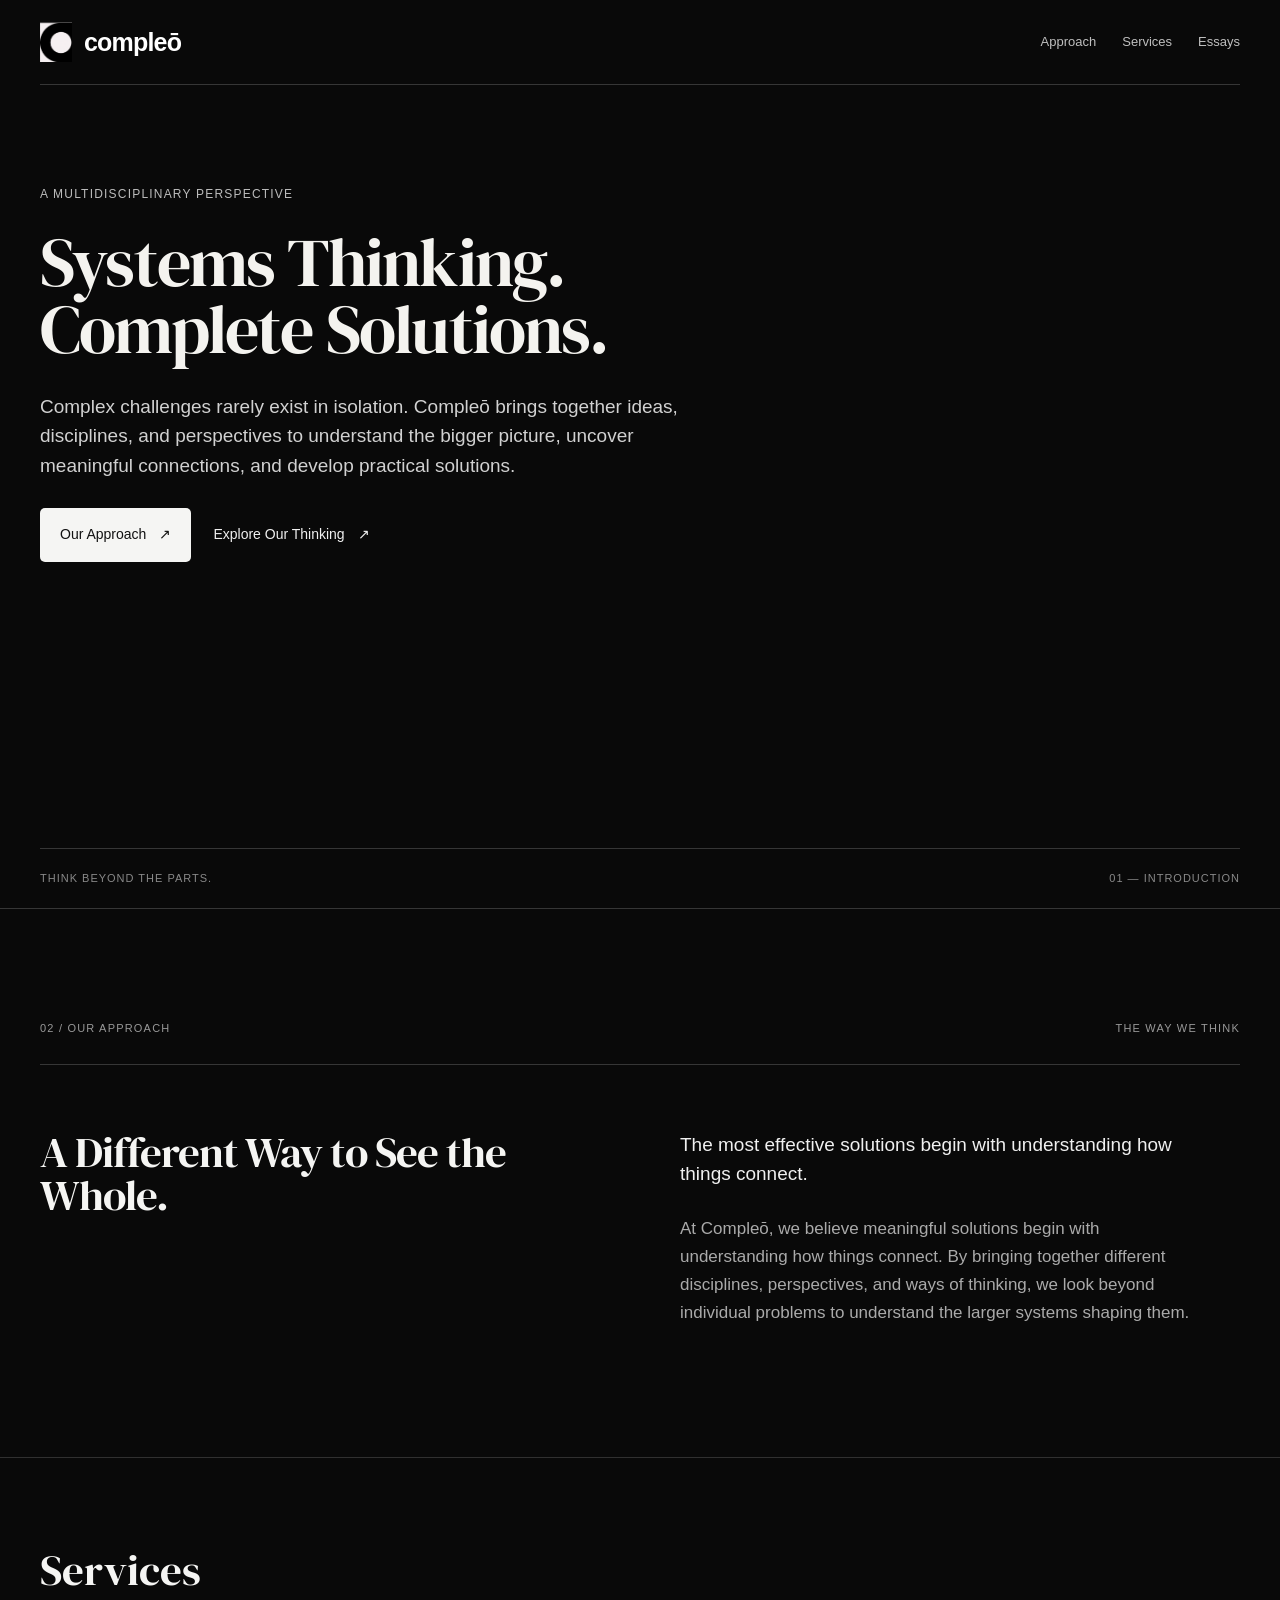
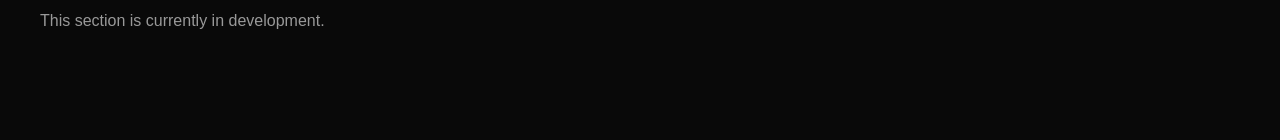
<file: index.html>
<!DOCTYPE html>
<html lang="en">
<head>
  <meta charset="UTF-8">
  <meta name="viewport" content="width=device-width, initial-scale=1.0">

  <title>compleō | Systems Thinking. Complete Solutions.</title>

  <link rel="preconnect" href="https://fonts.googleapis.com">
  <link rel="preconnect" href="https://fonts.gstatic.com" crossorigin>
  <link href="https://fonts.googleapis.com/css2?family=DM+Serif+Display&display=swap" rel="stylesheet">

  <style>
    /* GLOBAL */

    * {
      box-sizing: border-box;
    }

    html {
      scroll-behavior: smooth;
    }

    body {
      margin: 0;
      background: #090909;
      color: #f5f5f3;
      font-family: Aptos, "Segoe UI", Arial, sans-serif;
      line-height: 1.7;
    }

    a {
      color: inherit;
      text-decoration: none;
    }

    .container {
      width: min(100% - 48px, 1200px);
      margin-inline: auto;
    }

    /* HEADER */

    .site-header {
      display: flex;
      justify-content: space-between;
      align-items: center;
      padding: 22px 0;
      border-bottom: 1px solid #363636;
    }

    .logo {
      display: inline-flex;
      align-items: center;
      gap: 12px;
      color: #fff;
      font-family: Aptos, "Segoe UI", Arial, sans-serif;
      font-size: 25px;
      font-weight: 700;
      letter-spacing: -0.8px;
      line-height: 1.2;
    }

    .logo-mark {
      display: block;
      height: 40px;
      width: auto;
      flex-shrink: 0;
    }

    .main-nav {
      display: flex;
      align-items: center;
      gap: 26px;
    }

    .main-nav a {
      color: #bfbfbf;
      font-size: 13px;
      transition: color .2s ease;
    }

    .main-nav a:hover,
    .main-nav a:focus-visible {
      color: #fff;
    }

    /* HERO */

    .hero {
      min-height: calc(100svh - 77px);
      background: #090909;
      display: flex;
      flex-direction: column;
      justify-content: space-between;
    }

    .hero-content {
      max-width: 850px;
      padding-top: clamp(65px, 11vh, 130px);
      padding-bottom: 75px;
    }

    .eyebrow {
      margin: 0 0 26px;
      color: #bcbcbc;
      font-size: 12px;
      font-weight: 500;
      letter-spacing: 1.2px;
      text-transform: uppercase;
    }

    .hero h1 {
      margin: 0 0 28px;
      color: #f4f3ef;
      font-family: "DM Serif Display", Georgia, serif;
      font-size: 68px;
      font-weight: 400;
      line-height: .98;
      letter-spacing: -1.8px;
    }

    .hero-description {
      max-width: 650px;
      margin: 0;
      color: #d1d1d1;
      font-size: 19px;
      line-height: 1.55;
    }

    /* HERO BUTTONS */

    .hero-actions {
      display: flex;
      align-items: center;
      flex-wrap: wrap;
      gap: 22px;
      margin-top: 28px;
    }

    .primary-button {
      display: inline-flex;
      align-items: center;
      gap: 13px;
      padding: 15px 20px;
      border-radius: 5px;
      background: #f5f5f3;
      color: #111;
      font-size: 14px;
      font-weight: 500;
      transition: background .2s ease;
    }

    .primary-button:hover {
      background: #d9d9d9;
    }

    .secondary-button {
      display: inline-flex;
      align-items: center;
      gap: 13px;
      padding: 12px 0;
      color: #f0f0f0;
      font-size: 14px;
    }

    .secondary-button:hover {
      color: #bcbcbc;
    }

    /* HERO FOOTER */

    .hero-footer {
      display: flex;
      align-items: center;
      justify-content: space-between;
      gap: 16px;
      padding: 20px 0;
      border-top: 1px solid #363636;
    }

    .hero-footer span {
      color: #898989;
      font-size: 11px;
      letter-spacing: 1px;
      text-transform: uppercase;
    }

    /* APPROACH */

    .approach-section {
      border-top: 1px solid #363636;
      padding: 110px 0 130px;
      background: #090909;
    }

    .section-heading {
      display: flex;
      justify-content: space-between;
      align-items: center;
      gap: 20px;
      padding-bottom: 26px;
      border-bottom: 1px solid #363636;
    }

    .section-label {
      margin: 0;
      color: #999;
      font-size: 11px;
      letter-spacing: 1.2px;
      text-transform: uppercase;
    }

    .approach-grid {
      display: grid;
      grid-template-columns: 1fr 1fr;
      align-items: start;
      gap: 80px;
      padding-top: 65px;
    }

    .approach-title {
      max-width: 480px;
      margin: 0;
      font-family: "DM Serif Display", Georgia, serif;
      font-size: 43px;
      font-weight: 400;
      line-height: 1;
      letter-spacing: -1px;
    }

    .approach-content {
      max-width: 520px;
    }

    .approach-lead {
      margin: 0 0 26px;
      color: #f0f0f0;
      font-size: 19px;
      font-weight: 500;
      line-height: 1.55;
    }

    .approach-description {
      margin: 0;
      color: #aaa;
      font-size: 17px;
      line-height: 1.65;
    }

    /* SERVICES PLACEHOLDER */

    .future-section {
      border-top: 1px solid #303030;
      padding: 90px 0;
      background: #090909;
    }

    .future-section h2 {
      margin: 0 0 16px;
      font-family: "DM Serif Display", Georgia, serif;
      font-size: 43px;
      font-weight: 400;
      line-height: 1;
    }

    .future-section p {
      color: #999;
      font-size: 16px;
      line-height: 1.7;
    }

    /* RESPONSIVE */

    @media (max-width: 950px) {
      .hero h1 {
        font-size: 58px;
      }
    }

    @media (max-width: 800px) {
      .approach-grid {
        grid-template-columns: 1fr;
        gap: 35px;
        padding-top: 45px;
      }

      .approach-section {
        padding: 75px 0 90px;
      }
    }

    @media (max-width: 650px) {
      .container {
        width: min(100% - 32px, 1200px);
      }

      .site-header {
        flex-direction: column;
        align-items: flex-start;
        gap: 18px;
      }

      .main-nav {
        gap: 22px;
      }

      .hero-content {
        padding-top: 75px;
      }

      .hero h1 {
        font-size: 45px;
        line-height: 1;
      }

      .hero-description {
        font-size: 17px;
      }

      .hero-actions {
        gap: 16px;
      }

      .hero-footer {
        flex-direction: column;
        align-items: flex-start;
      }

      .approach-title {
        font-size: 36px;
      }

      .approach-lead {
        font-size: 19px;
      }

      .approach-description {
        font-size: 16px;
      }

      .section-heading {
        flex-direction: column;
        align-items: flex-start;
        gap: 10px;
      }
    }

    @media (max-width: 420px) {
      .hero h1 {
        font-size: clamp(34px, 10vw, 45px);
      }
    }

    @media (prefers-reduced-motion: reduce) {
      html {
        scroll-behavior: auto;
      }
    }
  </style>
</head>

<body>

  <!-- HEADER -->

  <header class="site-header container">

    <a href="index.html" class="logo">

      <img
        src="images/Minimalist%20Black%20Crescent%20Logo.png"
        alt=""
        class="logo-mark"
      >

      <span>compleō</span>
    </a>

    <nav class="main-nav" aria-label="Main navigation">
      <a href="#approach">Approach</a>
      <a href="#services">Services</a>
      <a href="blog/index.html">Essays</a>
    </nav>

  </header>

  <main>

    <!-- SECTION 1: HERO -->

    <section class="hero container">

      <div class="hero-content">

        <p class="eyebrow">
          A Multidisciplinary Perspective
        </p>

        <h1>
          Systems Thinking.<br>
          Complete Solutions.
        </h1>

        <p class="hero-description">
          Complex challenges rarely exist in isolation.
          Compleō brings together ideas, disciplines, and
          perspectives to understand the bigger picture,
          uncover meaningful connections, and develop
          practical solutions.
        </p>

        <div class="hero-actions">

          <a href="#approach" class="primary-button">
            Our Approach
            <span aria-hidden="true">↗</span>
          </a>

          <a href="blog/index.html" class="secondary-button">
            Explore Our Thinking
            <span aria-hidden="true">↗</span>
          </a>

        </div>

      </div>

      <div class="hero-footer">
        <span>Think Beyond the Parts.</span>
        <span>01 — Introduction</span>
      </div>

    </section>

    <!-- SECTION 2: OUR APPROACH -->

    <section id="approach" class="approach-section">

      <div class="container">

        <div class="section-heading">
          <p class="section-label">02 / Our Approach</p>
          <p class="section-label">The Way We Think</p>
        </div>

        <div class="approach-grid">

          <div>
            <h2 class="approach-title">
              A Different Way to
              See the Whole.
            </h2>
          </div>

          <div class="approach-content">

            <p class="approach-lead">
              The most effective solutions begin
              with understanding how things connect.
            </p>

            <p class="approach-description">
              At Compleō, we believe meaningful
              solutions begin with understanding
              how things connect. By bringing
              together different disciplines,
              perspectives, and ways of thinking,
              we look beyond individual problems
              to understand the larger systems
              shaping them.
            </p>

          </div>

        </div>

      </div>

    </section>

    <!-- SECTION 3: SERVICES -->

    <section id="services" class="future-section">

      <div class="container">
        <h2>Services</h2>
        <p>This section is currently in development.</p>
      </div>

    </section>

  </main>

</body>
</html>
</file>
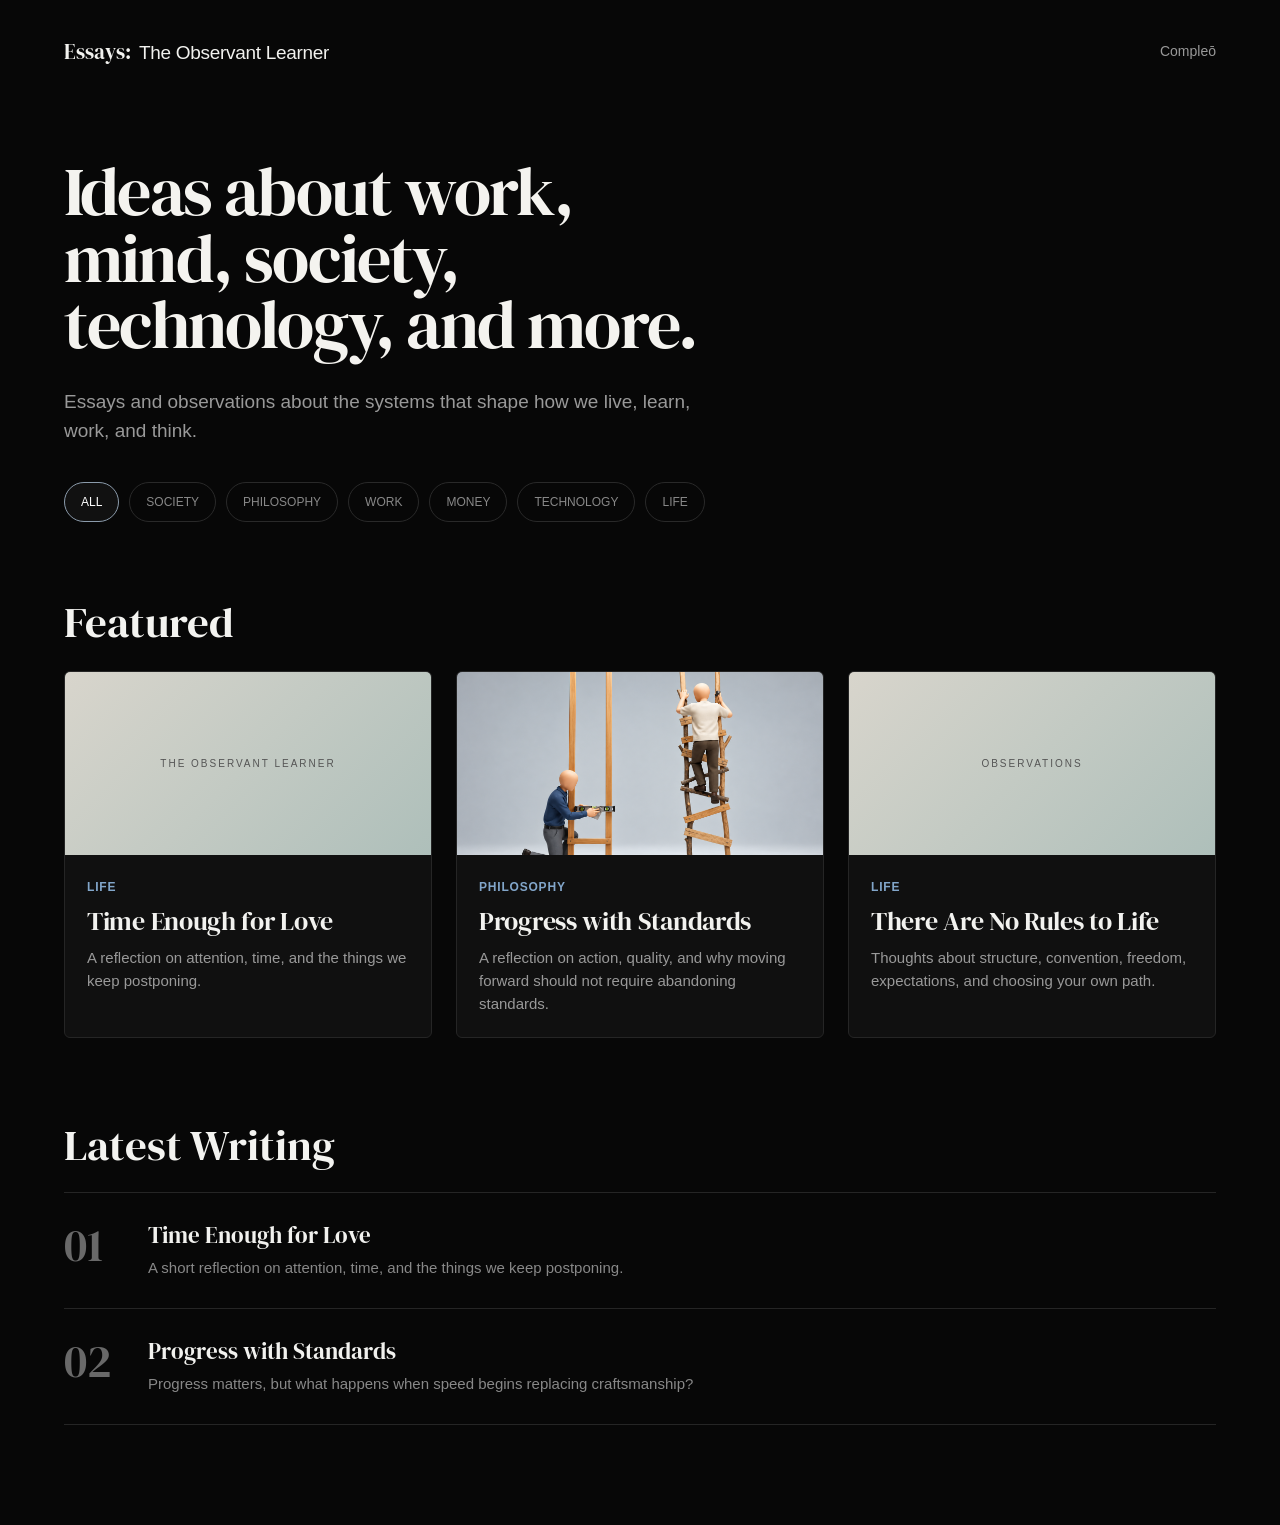
<file: blog/index.html>
<!DOCTYPE html>
<html lang="en">

<head>
  <meta charset="UTF-8">
  <meta name="viewport" content="width=device-width, initial-scale=1.0">

  <title>Essays: The Observant Learner | compleō</title>

  <link rel="stylesheet" href="style.css">

  <style>
    /* BLOG TITLE TYPOGRAPHY */

    .site-header .logo {
      display: inline-flex;
      align-items: baseline;
      flex-wrap: wrap;
      column-gap: 8px;
      text-decoration: none;
    }

    .logo-serif {
      font-family: "DM Serif Display", Georgia, serif;
      font-size: 21px;
      font-weight: 400;
    }

    .logo-aptos {
      font-family: Aptos, "Segoe UI", Arial, sans-serif;
      font-size: 19px;
      font-weight: 400;
      letter-spacing: -0.3px;
    }

    /* NAVIGATION */

    .main-nav {
      display: flex;
      align-items: center;
      gap: 32px;
    }

    .main-nav a {
      display: inline-flex;
      align-items: center;
      min-height: 40px;
    }

    @media (max-width: 650px) {
      .main-nav {
        flex-wrap: wrap;
        gap: 24px;
      }

      .site-header .logo {
        column-gap: 7px;
      }

      .logo-aptos {
        font-size: 17px;
      }
    }
  </style>

</head>

<body>

  <!-- BLOG HEADER -->

  <header class="site-header">

    <a href="index.html" class="logo">
      <span class="logo-serif">Essays:</span>
      <span class="logo-aptos">The Observant Learner</span>
    </a>

    <nav class="main-nav" aria-label="Blog navigation">
      <a href="../index.html">Compleō</a>
    </nav>

  </header>

  <main class="blog-home">

    <!-- INTRODUCTION -->

    <section class="home-hero">

      <h1>
        Ideas about work,<br>
        mind, society,<br>
        technology, and more.
      </h1>

      <p class="home-hero-text">
        Essays and observations about the systems
        that shape how we live, learn, work, and think.
      </p>

      <!-- CATEGORY FILTERS -->

      <div
        id="browse-essays"
        class="category-filter"
        role="group"
        aria-label="Filter essays by category"
      >

        <button
          type="button"
          class="filter-button active"
          data-category="all"
          aria-pressed="true"
        >All</button>

        <button
          type="button"
          class="filter-button"
          data-category="society"
          aria-pressed="false"
        >Society</button>

        <button
          type="button"
          class="filter-button"
          data-category="philosophy"
          aria-pressed="false"
        >Philosophy</button>

        <button
          type="button"
          class="filter-button"
          data-category="work"
          aria-pressed="false"
        >Work</button>

        <button
          type="button"
          class="filter-button"
          data-category="money"
          aria-pressed="false"
        >Money</button>

        <button
          type="button"
          class="filter-button"
          data-category="technology"
          aria-pressed="false"
        >Technology</button>

        <button
          type="button"
          class="filter-button"
          data-category="life"
          aria-pressed="false"
        >Life</button>

      </div>

    </section>

    <!-- FEATURED ARTICLES -->

    <section class="home-featured">

      <div class="home-section-title">
        <h2>Featured</h2>
      </div>

      <div class="home-card-grid" id="essay-results">

        <!-- ARTICLE 1 -->

        <article class="home-card" data-category="life">

          <a href="../posts/time-enough-for-love.html">

            <div class="home-card-image placeholder-image">
              <span>THE OBSERVANT LEARNER</span>
            </div>

            <div class="home-card-content">

              <p class="essay-category">Life</p>

              <h3>Time Enough for Love</h3>

              <p>
                A reflection on attention, time,
                and the things we keep postponing.
              </p>

            </div>

          </a>

        </article>

        <!-- ARTICLE 2 -->

        <article class="home-card" data-category="philosophy">

          <a href="../posts/progress-with-standards.html">

            <div class="home-card-image">

              <img
                src="../images/Perfectionist vs. Action Taker Ladders.png"
                alt="Illustration comparing a carefully built ladder with an improvised ladder"
              >

            </div>

            <div class="home-card-content">

              <p class="essay-category">Philosophy</p>

              <h3>Progress with Standards</h3>

              <p>
                A reflection on action, quality,
                and why moving forward should not
                require abandoning standards.
              </p>

            </div>

          </a>

        </article>

        <!-- ARTICLE 3: PLANNED -->

        <article class="home-card" data-category="life">

          <div class="home-card-static">

            <div class="home-card-image placeholder-image">
              <span>OBSERVATIONS</span>
            </div>

            <div class="home-card-content">

              <p class="essay-category">Life</p>

              <h3>There Are No Rules to Life</h3>

              <p>
                Thoughts about structure,
                convention, freedom, expectations,
                and choosing your own path.
              </p>

            </div>

          </div>

        </article>

      </div>

      <p
        id="filter-empty"
        class="filter-empty"
        role="status"
        hidden
      >
        There are no essays in this category yet.
      </p>

    </section>

    <!-- LATEST WRITING -->

    <section class="home-latest">

      <h2>Latest Writing</h2>

      <a
        href="../posts/time-enough-for-love.html"
        class="latest-item"
      >

        <span class="latest-number">01</span>

        <div class="latest-content">

          <h3>Time Enough for Love</h3>

          <p>
            A short reflection on attention,
            time, and the things we keep postponing.
          </p>

        </div>

      </a>

      <a
        href="../posts/progress-with-standards.html"
        class="latest-item"
      >

        <span class="latest-number">02</span>

        <div class="latest-content">

          <h3>Progress with Standards</h3>

          <p>
            Progress matters, but what happens
            when speed begins replacing craftsmanship?
          </p>

        </div>

      </a>

    </section>

  </main>

  <!-- CATEGORY FILTER FUNCTIONALITY -->

  <script>

    const filterButtons =
      document.querySelectorAll(".filter-button");

    const essayCards =
      document.querySelectorAll(".home-card[data-category]");

    const emptyMessage =
      document.getElementById("filter-empty");

    filterButtons.forEach(button => {

      button.addEventListener("click", () => {

        const selectedCategory = button.dataset.category;

        filterButtons.forEach(item => {

          const isActive = item === button;

          item.classList.toggle("active", isActive);

          item.setAttribute(
            "aria-pressed",
            String(isActive)
          );

        });

        let visibleCount = 0;

        essayCards.forEach(card => {

          const matches =
            selectedCategory === "all" ||
            card.dataset.category === selectedCategory;

          card.hidden = !matches;

          if (matches) {
            visibleCount++;
          }

        });

        emptyMessage.hidden = visibleCount !== 0;

      });

    });

  </script>

</body>
</html>
</file>
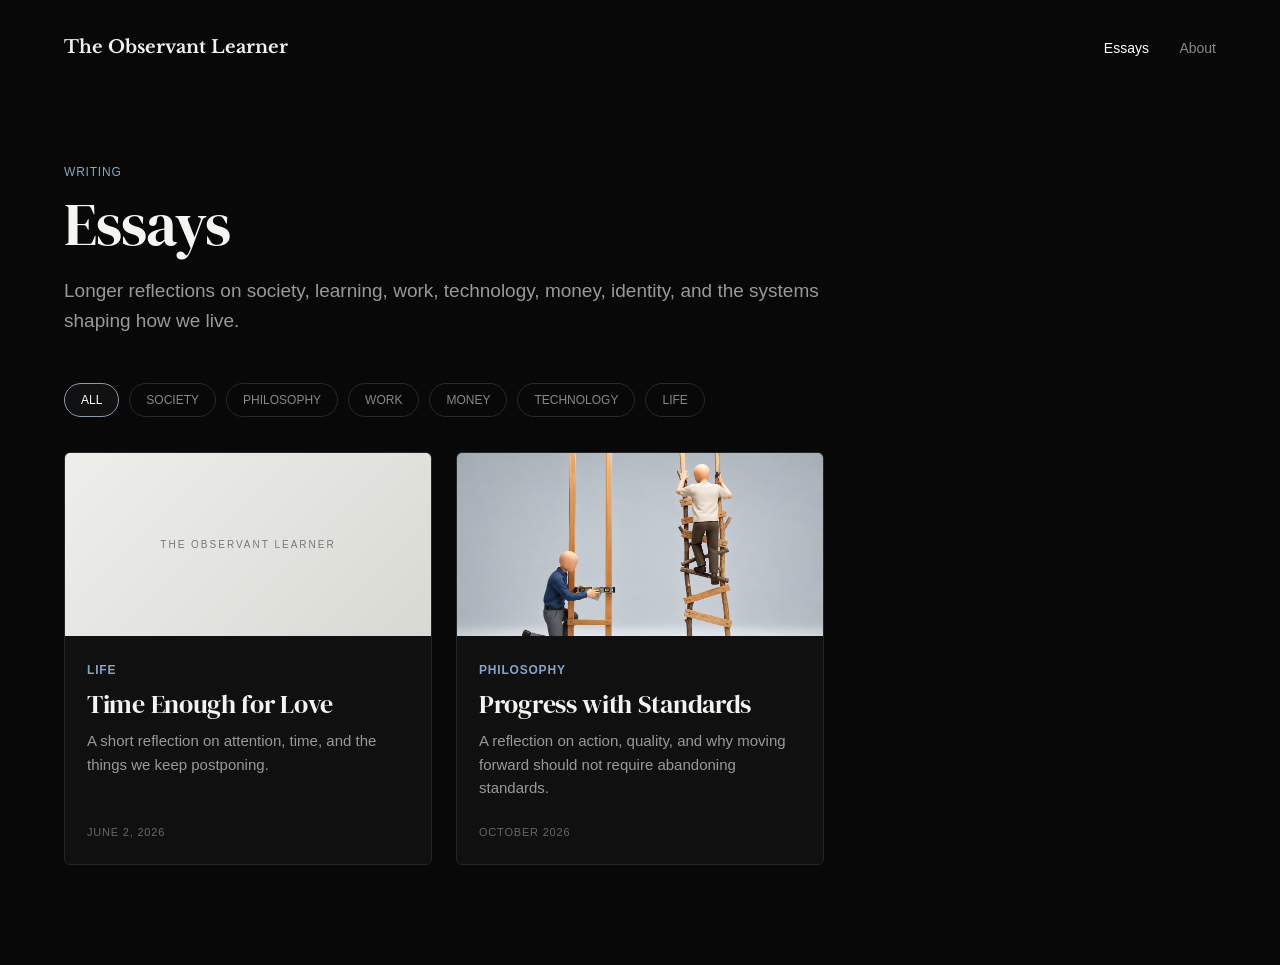
<file: essays.html>
<!DOCTYPE html>
<html lang="en">

<head>
  <meta charset="UTF-8" />
  <meta name="viewport" content="width=device-width, initial-scale=1.0" />

  <title>Essays | The Observant Learner</title>

  <link rel="stylesheet" href="style.css" />
</head>

<body class="essays-page">

  <header class="site-header">

    <a href="index.html" class="logo">
      The Observant Learner
    </a>

    <nav>
      <a href="essays.html" class="active">Essays</a>
      <a href="about.html">About</a>
    </nav>

  </header>

  <main class="writing-page">

    <section class="writing-intro">

      <p class="eyebrow">
        WRITING
      </p>

      <h1>
        Essays
      </h1>

      <p class="intro-text">
        Longer reflections on society, learning, work, technology,
        money, identity, and the systems shaping how we live.
      </p>

    </section>

    <section class="category-filter">

      <button class="filter-button active" data-category="all">
        All
      </button>

      <button class="filter-button" data-category="society">
        Society
      </button>

      <button class="filter-button" data-category="philosophy">
        Philosophy
      </button>

      <button class="filter-button" data-category="work">
        Work
      </button>

      <button class="filter-button" data-category="money">
        Money
      </button>

      <button class="filter-button" data-category="technology">
        Technology
      </button>

      <button class="filter-button" data-category="life">
        Life
      </button>

    </section>

    <section class="essay-grid">

      <article class="essay-card" data-category="life">

        <a
          href="posts/time-enough-for-love.html"
          class="essay-card-link"
        >

          <div class="essay-image essay-image-placeholder">
            <span>
              THE OBSERVANT LEARNER
            </span>
          </div>

          <div class="essay-card-content">

            <p class="essay-category">
              LIFE
            </p>

            <h2>
              Time Enough for Love
            </h2>

            <p class="essay-description">
              A short reflection on attention, time,
              and the things we keep postponing.
            </p>

            <p class="essay-date">
              June 2, 2026
            </p>

          </div>

        </a>

      </article>

      <article class="essay-card" data-category="philosophy">

        <a
          href="posts/progress-with-standards.html"
          class="essay-card-link"
        >

          <div class="essay-image">

            <img
              src="images/Perfectionist vs. Action Taker Ladders.png"
              alt="Illustration comparing a perfectionist building a precise ladder with an action taker climbing a rough improvised ladder"
            />

          </div>

          <div class="essay-card-content">

            <p class="essay-category">
              PHILOSOPHY
            </p>

            <h2>
              Progress with Standards
            </h2>

            <p class="essay-description">
              A reflection on action, quality, and why moving forward
              should not require abandoning standards.
            </p>

            <p class="essay-date">
              October 2026
            </p>

          </div>

        </a>

      </article>

    </section>

  </main>

  <script>

    const buttons =
      document.querySelectorAll(".filter-button");

    const essays =
      document.querySelectorAll(".essay-card");

    buttons.forEach(button => {

      button.addEventListener("click", () => {

        buttons.forEach(btn => {
          btn.classList.remove("active");
        });

        button.classList.add("active");

        const category =
          button.dataset.category;

        essays.forEach(essay => {

          if (
            category === "all" ||
            essay.dataset.category === category
          ) {
            essay.style.display = "";
          } else {
            essay.style.display = "none";
          }

        });

      });

    });

  </script>

</body>

</html>
</file>
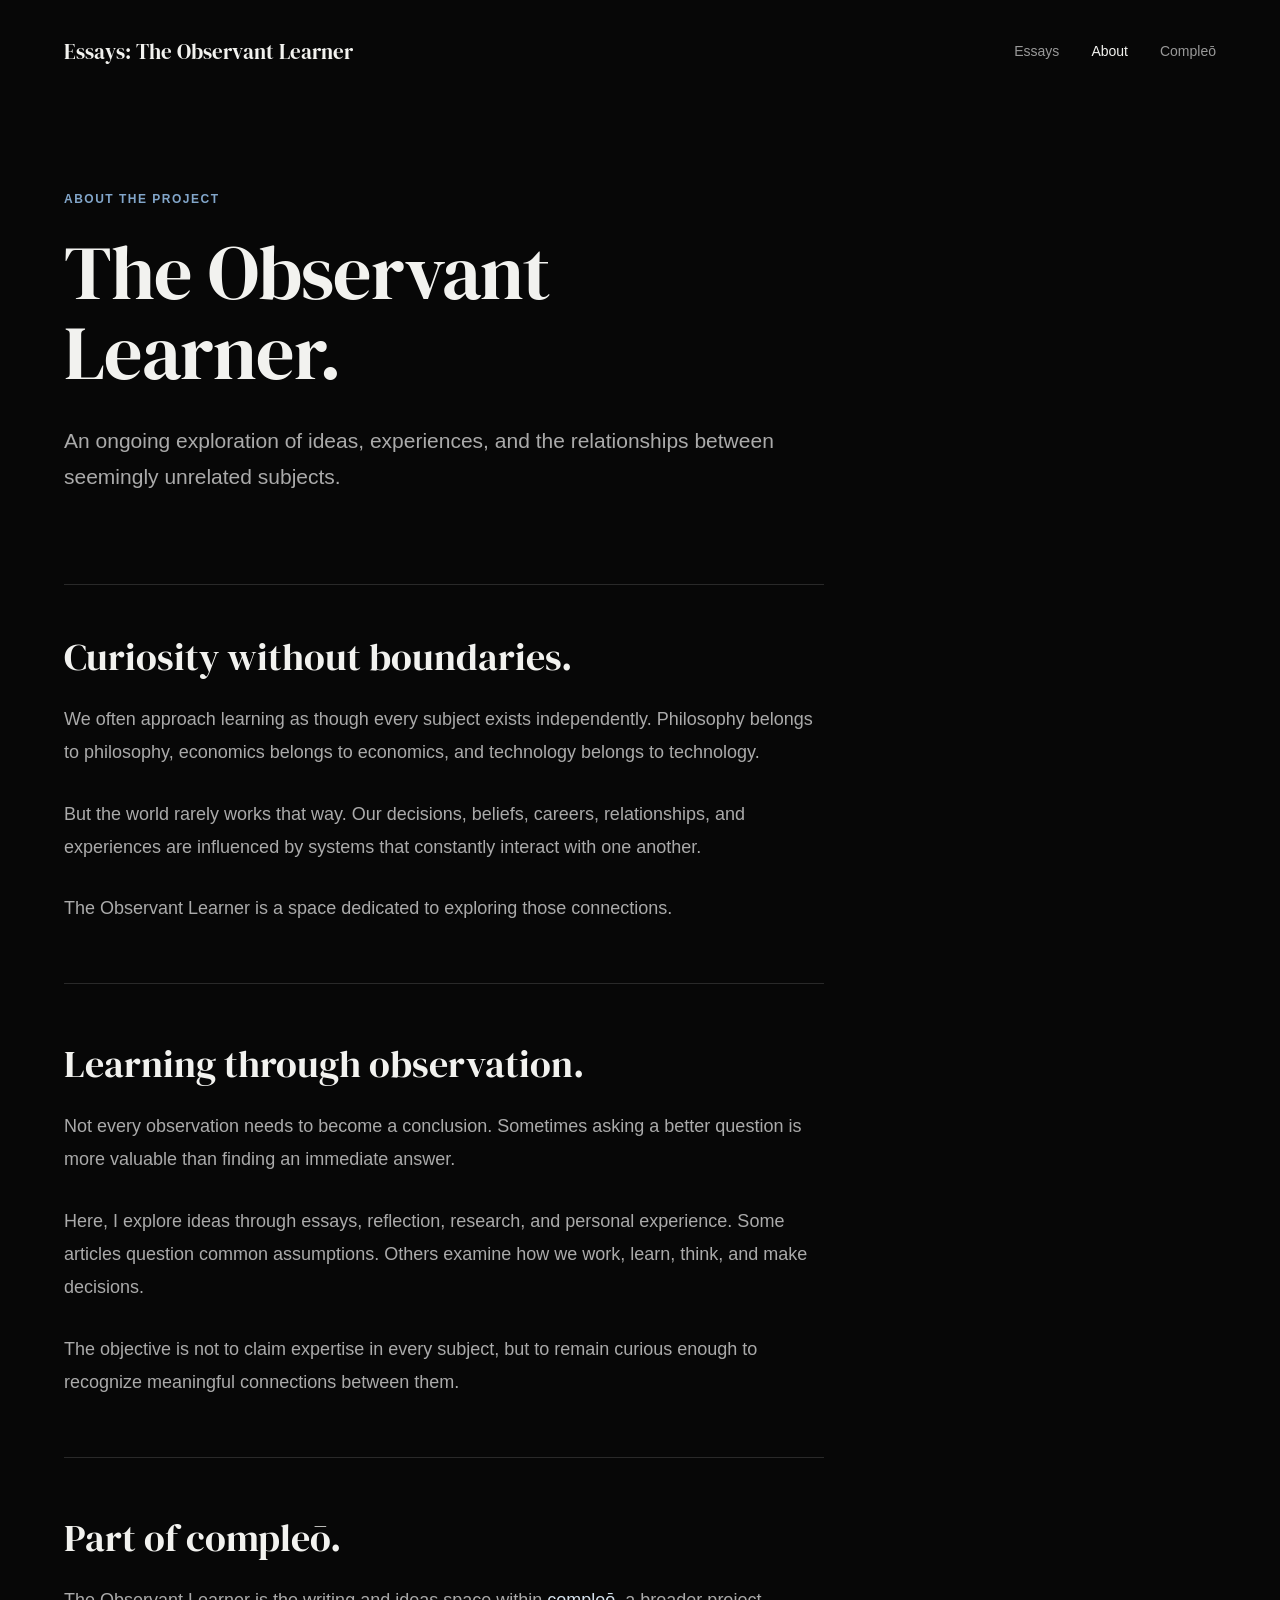
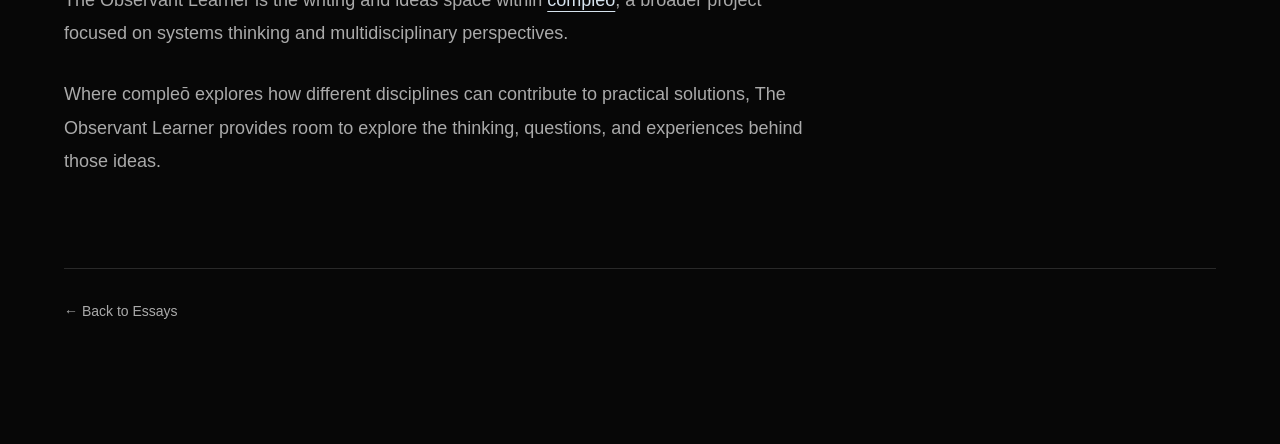
<file: blog/about.html>
<!DOCTYPE html>
<html lang="en">

<head>
  <meta charset="UTF-8">
  <meta name="viewport" content="width=device-width, initial-scale=1.0">

  <title>About | The Observant Learner</title>

  <link rel="stylesheet" href="style.css">

  <style>
    .main-nav {
      display: flex;
      align-items: center;
      flex-wrap: wrap;
      gap: 32px;
    }

    .main-nav a[aria-current="page"] {
      color: #f2f2ef;
    }

    .about-page {
      max-width: 1200px;
      margin: 0 auto;
      padding: 85px 24px 120px;
    }

    .about-intro {
      max-width: 850px;
      margin-bottom: 90px;
    }

    .about-eyebrow {
      margin: 0 0 24px;
      font-size: 12px;
      font-weight: 600;
      text-transform: uppercase;
      letter-spacing: 1.5px;
      color: #82a6ca;
    }

    .about-title {
      margin: 0;
      font-family: "DM Serif Display", Georgia, serif;
      font-size: clamp(45px, 6vw, 76px);
      font-weight: 400;
      line-height: 1.05;
      letter-spacing: -1px;
      color: #f2f2ef;
    }

    .about-lead {
      max-width: 720px;
      margin: 30px 0 0;
      font-size: 21px;
      line-height: 1.7;
      color: #aaa;
    }

    .about-content {
      max-width: 760px;
      border-top: 1px solid #292929;
      padding-top: 50px;
    }

    .about-content h2 {
      margin: 0 0 22px;
      font-family: "DM Serif Display", Georgia, serif;
      font-size: 38px;
      font-weight: 400;
      line-height: 1.2;
    }

    .about-content p {
      margin: 0 0 28px;
      font-size: 18px;
      line-height: 1.85;
      color: #aaa;
    }

    .about-content a {
      color: #d6e3ee;
      text-decoration: underline;
      text-underline-offset: 5px;
    }

    .about-content a:hover {
      color: #fff;
    }

    .about-divider {
      border: 0;
      border-top: 1px solid #292929;
      margin: 58px 0;
    }

    .about-footer {
      margin-top: 90px;
      padding-top: 28px;
      border-top: 1px solid #292929;
    }

    .about-footer a {
      color: #aaa;
      font-size: 14px;
      text-decoration: none;
    }

    .about-footer a:hover {
      color: #fff;
    }

    @media (max-width: 650px) {
      .about-page {
        padding: 55px 20px 85px;
      }

      .main-nav {
        gap: 24px;
      }

      .about-intro {
        margin-bottom: 65px;
      }

      .about-lead {
        font-size: 18px;
      }

      .about-content h2 {
        font-size: 32px;
      }

      .about-content p {
        font-size: 17px;
      }
    }
  </style>

</head>

<body>

  <!-- HEADER -->

  <header class="site-header">

    <a href="index.html" class="logo">
      Essays: The Observant Learner
    </a>

    <nav class="main-nav" aria-label="Blog navigation">
      <a href="index.html">Essays</a>
      <a href="about.html" aria-current="page">About</a>
      <a href="../index.html">Compleō</a>
    </nav>

  </header>

  <!-- ABOUT PAGE -->

  <main class="about-page">

    <section class="about-intro">

      <p class="about-eyebrow">
        About the Project
      </p>

      <h1 class="about-title">
        The Observant<br>
        Learner.
      </h1>

      <p class="about-lead">
        An ongoing exploration of ideas,
        experiences, and the relationships
        between seemingly unrelated subjects.
      </p>

    </section>

    <section class="about-content">

      <h2>Curiosity without boundaries.</h2>

      <p>
        We often approach learning as though
        every subject exists independently.
        Philosophy belongs to philosophy,
        economics belongs to economics,
        and technology belongs to technology.
      </p>

      <p>
        But the world rarely works that way.
        Our decisions, beliefs, careers,
        relationships, and experiences are
        influenced by systems that constantly
        interact with one another.
      </p>

      <p>
        The Observant Learner is a space
        dedicated to exploring those
        connections.
      </p>

      <hr class="about-divider">

      <h2>Learning through observation.</h2>

      <p>
        Not every observation needs to become
        a conclusion. Sometimes asking a
        better question is more valuable
        than finding an immediate answer.
      </p>

      <p>
        Here, I explore ideas through essays,
        reflection, research, and personal
        experience. Some articles question
        common assumptions. Others examine
        how we work, learn, think, and
        make decisions.
      </p>

      <p>
        The objective is not to claim expertise
        in every subject, but to remain curious
        enough to recognize meaningful
        connections between them.
      </p>

      <hr class="about-divider">

      <h2>Part of compleō.</h2>

      <p>
        The Observant Learner is the writing
        and ideas space within
        <a href="../index.html">compleō</a>,
        a broader project focused on
        systems thinking and multidisciplinary
        perspectives.
      </p>

      <p>
        Where compleō explores how different
        disciplines can contribute to practical
        solutions, The Observant Learner
        provides room to explore the thinking,
        questions, and experiences behind
        those ideas.
      </p>

    </section>

    <footer class="about-footer">
      <a href="index.html">
        &larr; Back to Essays
      </a>
    </footer>

  </main>

</body>
</html>
</file>
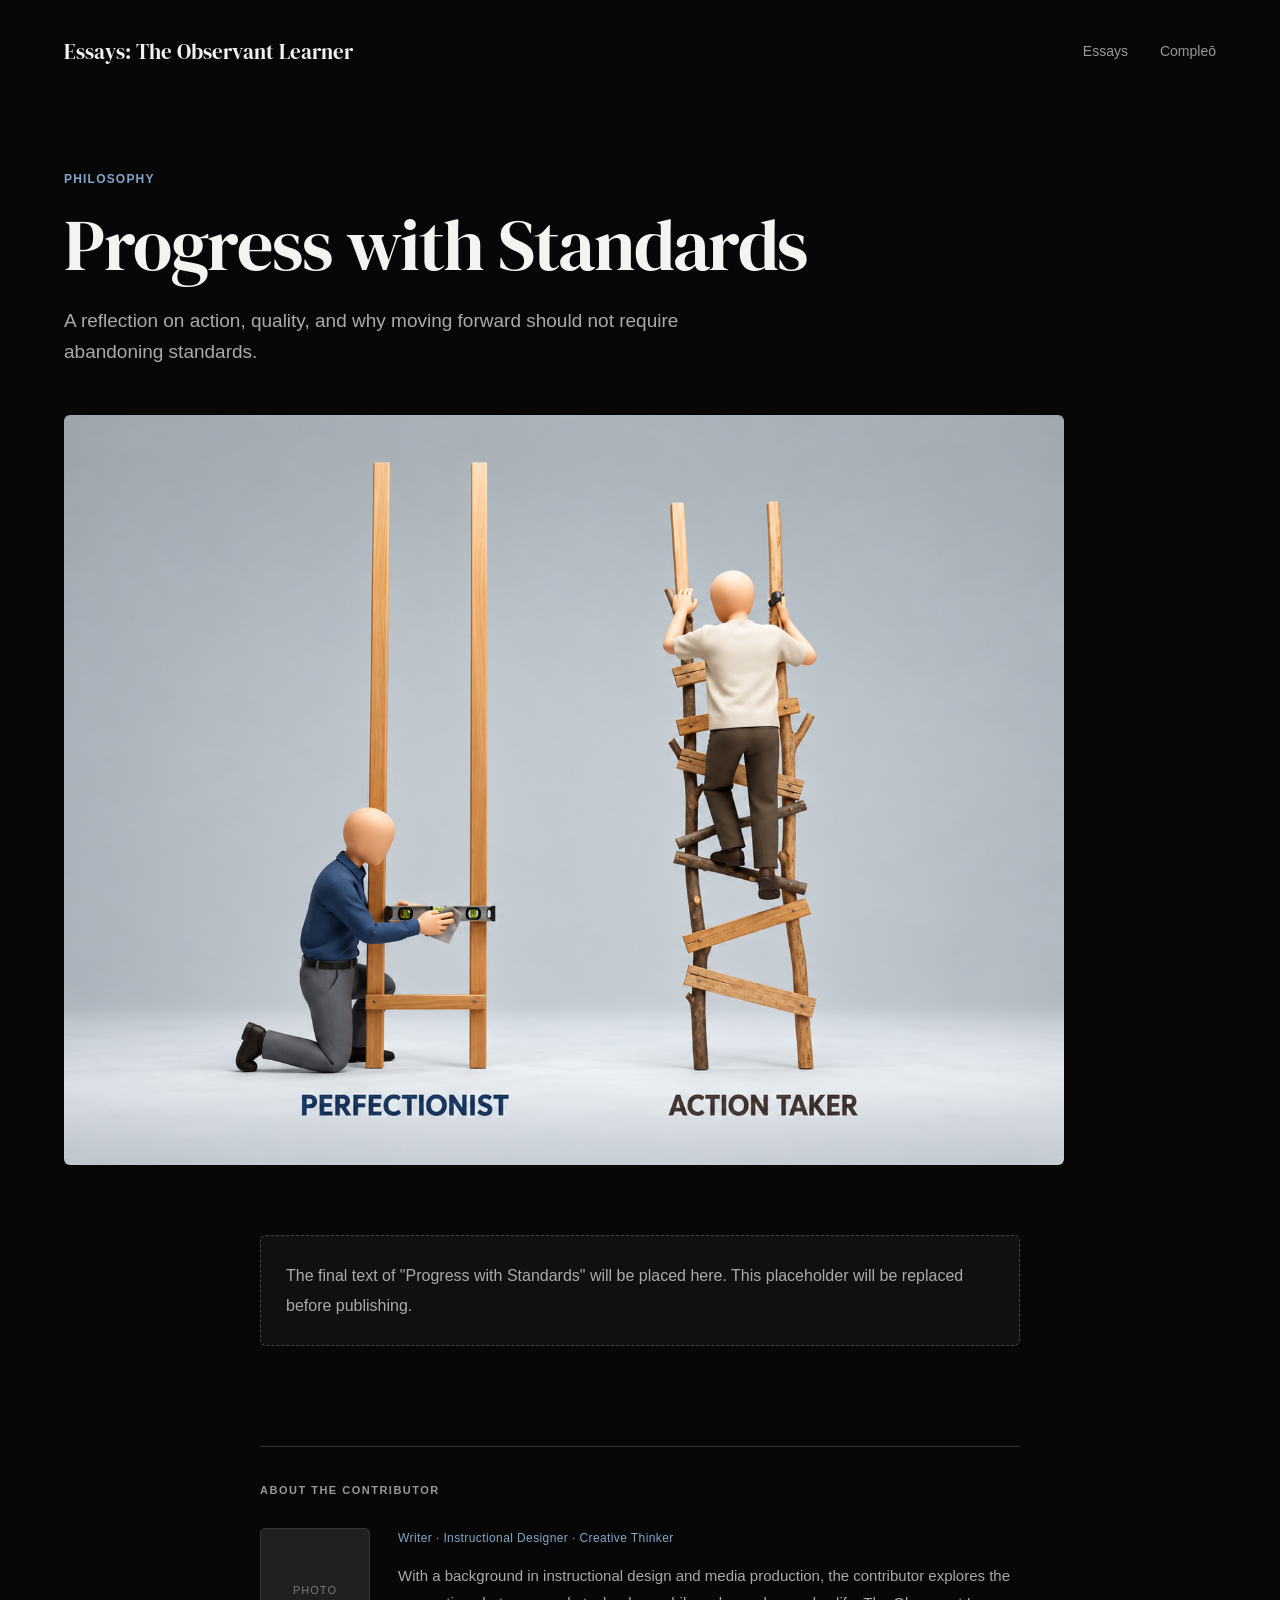
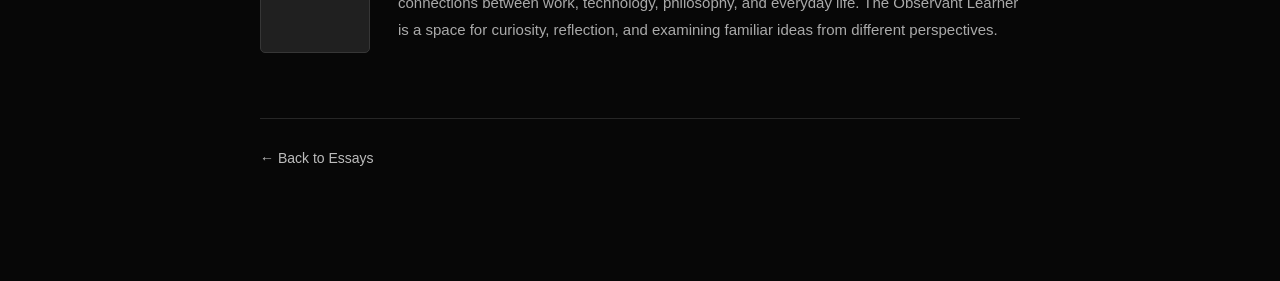
<file: posts/progress-with-standards.html>
<!DOCTYPE html>
<html lang="en">

<head>
  <meta charset="UTF-8">
  <meta
    name="viewport"
    content="width=device-width, initial-scale=1.0"
  >

  <title>
    Progress with Standards | The Observant Learner
  </title>

  <meta
    name="description"
    content="A reflection on action, quality, and why moving forward should not require abandoning standards."
  >

  <link rel="stylesheet" href="style.css">

</head>

<body class="article-page">

  <!-- WEBSITE HEADER -->

  <header class="site-header">

    <a href="../blog/index.html" class="logo">
      Essays: The Observant Learner
    </a>

    <nav class="main-nav" aria-label="Article navigation">

      <a href="../blog/index.html">
        Essays
      </a>

      <a href="../index.html">
        Compleō
      </a>

    </nav>

  </header>


  <main class="article-shell">

    <article>

      <!-- ARTICLE INTRODUCTION -->

      <header class="article-intro">

        <p class="article-category">
          Philosophy
        </p>

        <h1 class="article-title">
          Progress with Standards
        </h1>

        <p class="article-subtitle">
          A reflection on action, quality,
          and why moving forward should not
          require abandoning standards.
        </p>

      </header>


      <!-- FEATURED IMAGE -->

      <figure class="article-figure">

        <img
          src="../images/Perfectionist%20vs.%20Action%20Taker%20Ladders.png"
          alt="Illustration comparing a carefully built ladder with an improvised ladder"
        >

      </figure>


      <!-- ARTICLE BODY -->

      <div class="article-body">

        <div class="draft-note">

          The final text of
          "Progress with Standards"
          will be placed here.

          This placeholder will be
          replaced before publishing.

        </div>

      </div>


      <!-- ABOUT THE CONTRIBUTOR -->

      <aside
        class="contributor-section"
        aria-label="About the contributor"
      >

        <p class="contributor-label">
          About the Contributor
        </p>

        <div class="contributor-layout">

          <!-- PHOTO PLACEHOLDER -->

          <div class="contributor-photo">
            Photo
          </div>


          <!-- CONTRIBUTOR BIO -->

          <div class="contributor-information">

            <!-- Name intentionally left blank -->

            <p class="contributor-role">
              Writer · Instructional Designer · Creative Thinker
            </p>

            <p class="contributor-bio">

              With a background in instructional
              design and media production, the
              contributor explores the connections
              between work, technology, philosophy,
              and everyday life.

              The Observant Learner is a space for
              curiosity, reflection, and examining
              familiar ideas from different
              perspectives.

            </p>

          </div>

        </div>

      </aside>

    </article>


    <!-- RETURN TO BLOG -->

    <footer class="article-footer">

      <a href="../blog/index.html">
        ← Back to Essays
      </a>

    </footer>

  </main>

</body>
</html>
</file>
<file: blog/style.css>
@import url("https://fonts.googleapis.com/css2?family=DM+Serif+Display&display=swap");

/* =====================================
   GLOBAL
===================================== */

* {
  box-sizing: border-box;
}

html {
  scroll-behavior: smooth;
}

body {
  margin: 0;
  background: #070707;
  color: #f2f2ef;
  font-family: Aptos, "Segoe UI", Arial, sans-serif;
  line-height: 1.7;
}

a {
  color: inherit;
  text-decoration: none;
}

button {
  font: inherit;
}

[hidden] {
  display: none !important;
}

/* =====================================
   HEADER
===================================== */

.site-header {
  max-width: 1200px;
  margin: 0 auto;
  padding: 32px 24px;

  display: flex;
  align-items: center;
  justify-content: space-between;
  gap: 40px;
}

.logo {
  font-family: "DM Serif Display", Georgia, serif;
  font-size: 21px;
  font-weight: 400;
  color: #f2f2ef;
  line-height: 1.3;
}

.main-nav {
  display: flex;
  align-items: center;
  gap: 32px;
  flex-shrink: 0;
}

.main-nav a {
  display: inline-flex;
  align-items: center;
  min-height: 40px;

  font-family: Aptos, "Segoe UI", Arial, sans-serif;
  font-size: 14px;
  color: #999;
  transition: color .2s ease;
}

.main-nav a:hover,
.main-nav a:focus-visible {
  color: #fff;
}

/* =====================================
   PAGE LAYOUT
===================================== */

.blog-home {
  max-width: 1200px;
  margin: 0 auto;
  padding: 55px 24px 100px;
}

/* =====================================
   INTRODUCTION
===================================== */

.home-hero {
  max-width: 850px;
  margin-bottom: 78px;
}

.home-hero h1 {
  margin: 0;

  color: #f4f3ef;
  font-family: "DM Serif Display", Georgia, serif;
  font-size: 68px;
  font-weight: 400;
  line-height: .98;
  letter-spacing: -1.8px;
}

.home-hero-text {
  max-width: 650px;
  margin: 28px 0 0;

  color: #999;
  font-size: 19px;
  line-height: 1.55;
}

/* =====================================
   CATEGORY FILTERS
===================================== */

.category-filter {
  display: flex;
  flex-wrap: wrap;
  align-items: center;
  gap: 10px;

  margin-top: 36px;
}

.filter-button {
  padding: 9px 16px;
  border: 1px solid #292929;
  border-radius: 999px;

  background: transparent;
  color: #888;

  font-family: Aptos, "Segoe UI", Arial, sans-serif;
  font-size: 12px;
  font-weight: 500;
  text-transform: uppercase;

  cursor: pointer;
  transition:
    color .2s ease,
    border-color .2s ease,
    background .2s ease;
}

.filter-button:hover {
  border-color: #555;
  color: #ddd;
}

.filter-button.active {
  background: #111;
  border-color: #8b9bab;
  color: #fff;
}

.filter-button:focus-visible {
  outline: 2px solid #8b9bab;
  outline-offset: 3px;
}

/* =====================================
   SECTION HEADINGS
===================================== */

.home-section-title {
  display: flex;
  align-items: center;
  justify-content: space-between;
  gap: 20px;
  margin-bottom: 28px;
}

.home-section-title h2,
.home-latest h2 {
  margin: 0;

  color: #f3f3f0;
  font-family: "DM Serif Display", Georgia, serif;
  font-size: 43px;
  font-weight: 400;
  line-height: 1;
}

/* =====================================
   FEATURED ARTICLE GRID
===================================== */

.home-card-grid {
  display: grid;
  grid-template-columns: repeat(3, minmax(0, 1fr));
  gap: 24px;
}

.home-card {
  min-width: 0;

  background: #101010;
  border: 1px solid #252525;
  border-radius: 6px;
  overflow: hidden;

  transition:
    transform .2s ease,
    border-color .2s ease;
}

.home-card:hover {
  transform: translateY(-3px);
  border-color: #444;
}

.home-card a,
.home-card-static {
  display: flex;
  flex-direction: column;
  height: 100%;
}

.home-card-image {
  width: 100%;
  aspect-ratio: 2 / 1;
  overflow: hidden;
  background: #deded8;
}

.home-card-image img {
  display: block;
  width: 100%;
  height: 100%;
  object-fit: cover;
}

.placeholder-image {
  display: flex;
  align-items: center;
  justify-content: center;
  padding: 15px;

  background: linear-gradient(135deg, #d8d5cc, #aebfba);
  color: #555;

  font-size: 10px;
  letter-spacing: 2px;
  text-align: center;
}

.home-card-content {
  flex-grow: 1;
  padding: 22px;
}

.essay-category {
  margin: 0 0 9px;
  color: #82a6ca;
  font-size: 12px;
  font-weight: 600;
  letter-spacing: .8px;
  text-transform: uppercase;
}

.home-card-content h3 {
  margin: 0 0 10px;

  color: #f2f2ef;
  font-family: "DM Serif Display", Georgia, serif;
  font-size: 26px;
  font-weight: 400;
  line-height: 1.12;
  letter-spacing: -.3px;
}

.home-card-content p:not(.essay-category) {
  margin: 0;
  color: #999;
  font-size: 15px;
  line-height: 1.55;
}

.filter-empty {
  margin: 24px 0;
  color: #999;
  font-size: 15px;
}

/* =====================================
   LATEST WRITING
===================================== */

.home-latest {
  margin-top: 85px;
}

.home-latest h2 {
  margin-bottom: 26px;
}

.latest-item {
  display: grid;
  grid-template-columns: 72px 1fr;
  gap: 12px;

  padding: 29px 0;
  border-top: 1px solid #252525;

  transition: opacity .2s ease;
}

.latest-item:last-child {
  border-bottom: 1px solid #252525;
}

.latest-item:hover {
  opacity: .7;
}

.latest-number {
  color: #696969;
  font-family: "DM Serif Display", Georgia, serif;
  font-size: 46px;
  line-height: 1;
}

.latest-content h3 {
  margin: 0 0 6px;

  color: #f1f1ee;
  font-family: "DM Serif Display", Georgia, serif;
  font-size: 23px;
  font-weight: 400;
  line-height: 1.2;
}

.latest-content p {
  max-width: 800px;
  margin: 0;

  color: #888;
  font-size: 15px;
  line-height: 1.55;
}

/* =====================================
   TABLET
===================================== */

@media (max-width: 950px) {
  .home-card-grid {
    grid-template-columns: repeat(2, minmax(0, 1fr));
  }

  .home-hero h1 {
    font-size: 58px;
  }
}

/* =====================================
   MOBILE
===================================== */

@media (max-width: 650px) {
  .site-header {
    flex-direction: column;
    align-items: flex-start;
    padding: 24px 20px 28px;
    gap: 28px;
  }

  .main-nav {
    gap: 24px;
  }

  .blog-home {
    padding: 42px 20px 80px;
  }

  .home-hero {
    margin-bottom: 55px;
  }

  .home-hero h1 {
    font-size: 45px;
    line-height: 1;
  }

  .home-hero-text {
    font-size: 17px;
  }

  .category-filter {
    gap: 8px;
  }

  .filter-button {
    padding: 9px 13px;
    font-size: 11px;
  }

  .home-card-grid {
    grid-template-columns: 1fr;
  }

  .home-section-title h2,
  .home-latest h2 {
    font-size: 35px;
  }

  .latest-item {
    grid-template-columns: 52px 1fr;
  }

  .latest-number {
    font-size: 35px;
  }
}

@media (max-width: 420px) {
  .home-hero h1 {
    font-size: clamp(34px, 10vw, 45px);
  }
}

@media (prefers-reduced-motion: reduce) {
  html {
    scroll-behavior: auto;
  }
}
</file>
<file: style.css>
/* ========================================
   FONT IMPORT
   ======================================== */

@import url("https://fonts.googleapis.com/css2?family=DM+Serif+Display&family=Libre+Baskerville:wght@400;700&display=swap");


/* ========================================
   GLOBAL
   ======================================== */

* {
  box-sizing: border-box;
}

html {
  scroll-behavior: smooth;
}

body {
  margin: 0;

  font-family:
    Aptos,
    "Segoe UI",
    Arial,
    sans-serif;

  background: #f8f3ea;
  color: #1f1f1f;

  line-height: 1.7;
}


/* ========================================
   TYPOGRAPHY
   ======================================== */

h1,
h2,
h3 {
  font-family:
    "DM Serif Display",
    Georgia,
    "Times New Roman",
    serif;

  font-weight: 400;
}


/* ========================================
   HEADER
   ======================================== */

.site-header {
  max-width: 1200px;

  margin: 0 auto;

  padding: 32px 24px;

  display: flex;

  justify-content: space-between;
  align-items: center;
}

.logo {
  font-family:
    "Libre Baskerville",
    Georgia,
    "Times New Roman",
    serif;

  font-size: 18px;
  font-weight: 700;

  color: #1f1f1f;

  text-decoration: none;
}
.home-page .logo,
.essays-page .logo {
  color: #f2f2ef;
}
nav {
  font-family:
    Aptos,
    "Segoe UI",
    Arial,
    sans-serif;
}

nav a {
  margin-left: 26px;

  color: #555;

  font-size: 14px;

  text-decoration: none;

  transition: color 0.2s ease;
}

nav a:hover,
nav a.active {
  color: #1f1f1f;
}


/* ========================================
   GENERAL PAGE WIDTHS
   ======================================== */

.home,
.page,
.post,
.writing-page {
  max-width: 1200px;

  margin: 0 auto;

  padding: 64px 24px 100px;
}


/* ========================================
   SMALL LABELS
   ======================================== */

.eyebrow,
.date,
.essay-category,
.essay-date {
  font-family:
    Aptos,
    "Segoe UI",
    Arial,
    sans-serif;

  font-size: 12px;

  text-transform: uppercase;

  letter-spacing: 0.8px;

  color: #777;
}


/* ========================================
   STANDARD / LIGHT PAGES
   ======================================== */

.page,
.post {
  max-width: 720px;
}

.post h1 {
  font-size: 52px;

  line-height: 1.05;

  letter-spacing: -1px;

  margin-bottom: 28px;
}

.post-content {
  font-size: 19px;

  line-height: 1.8;
}

.post-content h2 {
  font-size: 34px;

  line-height: 1.15;

  margin-top: 60px;
}

.post-content h3 {
  font-size: 27px;

  margin-top: 42px;
}


/* ========================================
   HOMEPAGE
   ======================================== */

.home-page {
  background: #070707;

  color: #f2f2ef;
}


/* HOME HEADER */

.home-page .site-header {
  max-width: 1200px;
}

.home-page .logo {
  color: #f2f2ef;
}

.home-page nav a {
  color: #888;
}

.home-page nav a:hover,
.home-page nav a.active {
  color: #ffffff;
}


/* HOME PAGE WIDTH */

.magazine-home {
  max-width: 1200px;

  padding-top: 55px;
}


/* ========================================
   HOME HERO
   ======================================== */

.home-hero {
  max-width: 850px;

  margin-bottom: 110px;
}

.home-hero h1 {
  margin: 0;

  font-family:
    "DM Serif Display",
    Georgia,
    serif;

  font-size: 68px;

  line-height: 0.98;

  letter-spacing: -1.8px;

  font-weight: 400;

  color: #f4f3ef;
}

.home-hero-text {
  max-width: 650px;

  margin-top: 28px;

  font-family:
    Aptos,
    "Segoe UI",
    Arial,
    sans-serif;

  font-size: 19px;

  line-height: 1.55;

  color: #999;
}


/* ========================================
   HOME BUTTONS
   ======================================== */

.home-actions {
  display: flex;

  flex-wrap: wrap;

  gap: 16px;

  margin-top: 30px;
}

.primary-button,
.secondary-button {
  display: inline-block;

  padding: 12px 21px;

  border-radius: 999px;

  font-family:
    Aptos,
    "Segoe UI",
    Arial,
    sans-serif;

  font-size: 12px;

  font-weight: 600;

  text-transform: uppercase;

  text-decoration: none;

  transition:
    background 0.2s ease,
    border-color 0.2s ease,
    color 0.2s ease;
}

.primary-button {
  background: #8db6dd;

  border: 1px solid #8db6dd;

  color: #050505;
}

.primary-button:hover {
  background: #a4c8e9;
}

.secondary-button {
  background: transparent;

  border: 1px solid #666;

  color: #f1f1ef;
}

.secondary-button:hover {
  border-color: #aaa;
}


/* ========================================
   HOME SECTION HEADERS
   ======================================== */

.home-section-title {
  display: flex;

  align-items: center;

  justify-content: space-between;

  margin-bottom: 28px;
}

.home-section-title h2,
.home-latest h2 {
  margin: 0;

  font-family:
    "DM Serif Display",
    Georgia,
    serif;

  font-size: 43px;

  line-height: 1;

  color: #f3f3f0;
}

.home-section-title a {
  font-family:
    Aptos,
    "Segoe UI",
    Arial,
    sans-serif;

  font-size: 12px;

  text-transform: uppercase;

  color: #888;

  text-decoration: none;
}

.home-section-title a:hover {
  color: #ffffff;
}


/* ========================================
   HOME FEATURED CARDS
   ======================================== */

.home-card-grid {
  display: grid;

  grid-template-columns:
    repeat(3, minmax(0, 1fr));

  gap: 24px;
}

.home-card {
  min-width: 0;

  background: #101010;

  border: 1px solid #252525;

  border-radius: 6px;

  overflow: hidden;

  transition:
    transform 0.2s ease,
    border-color 0.2s ease;
}

.home-card:hover {
  transform: translateY(-3px);

  border-color: #444;
}

.home-card a {
  display: flex;

  flex-direction: column;

  height: 100%;

  color: inherit;

  text-decoration: none;
}


/* HOME CARD IMAGES */

.home-card-image {
  width: 100%;

  aspect-ratio: 2 / 1;

  overflow: hidden;

  background: #deded8;
}

.home-card-image img {
  display: block;

  width: 100%;
  height: 100%;

  object-fit: cover;
}

.placeholder-image {
  display: flex;

  align-items: center;
  justify-content: center;

  background:
    linear-gradient(
      135deg,
      #d8d5cc,
      #aebfba
    );

  color: #555;

  font-family:
    Aptos,
    "Segoe UI",
    Arial,
    sans-serif;

  font-size: 10px;

  letter-spacing: 2px;
}


/* HOME CARD CONTENT */

.home-card-content {
  padding: 22px;

  flex-grow: 1;
}

.home-card-content .essay-category {
  margin: 0 0 9px;

  color: #82a6ca;

  font-weight: 600;
}

.home-card-content h3 {
  margin: 0 0 10px;

  font-family:
    "DM Serif Display",
    Georgia,
    serif;

  font-size: 26px;

  line-height: 1.12;

  letter-spacing: -0.3px;

  color: #f2f2ef;
}

.home-card-content > p:not(.essay-category) {
  margin: 0;

  font-family:
    Aptos,
    "Segoe UI",
    Arial,
    sans-serif;

  font-size: 15px;

  line-height: 1.55;

  color: #999;
}


/* ========================================
   LATEST WRITING
   ======================================== */

.home-latest {
  margin-top: 105px;
}

.home-latest h2 {
  margin-bottom: 26px;
}

.latest-item {
  display: grid;

  grid-template-columns: 72px 1fr;

  gap: 12px;

  padding: 29px 0;

  border-top: 1px solid #252525;

  color: inherit;

  text-decoration: none;

  transition: opacity 0.2s ease;
}

.latest-item:last-child {
  border-bottom: 1px solid #252525;
}

.latest-item:hover {
  opacity: 0.7;
}

.latest-number {
  font-family:
    "DM Serif Display",
    Georgia,
    serif;

  font-size: 46px;

  line-height: 1;

  color: #696969;
}

.latest-content h3 {
  margin: 0 0 6px;

  font-family:
    "DM Serif Display",
    Georgia,
    serif;

  font-size: 23px;

  line-height: 1.2;

  color: #f1f1ee;
}

.latest-content p {
  max-width: 800px;

  margin: 0;

  font-family:
    Aptos,
    "Segoe UI",
    Arial,
    sans-serif;

  font-size: 15px;

  line-height: 1.55;

  color: #888;
}


/* ========================================
   ESSAYS PAGE
   ======================================== */

.essays-page {
  background: #080808;

  color: #f1f1ef;
}


/* ESSAYS HEADER */

.essays-page .site-header {
  max-width: 1200px;
}

.essays-page .logo {
  color: #f1f1ef;
}

.essays-page nav a {
  color: #888;
}

.essays-page nav a:hover,
.essays-page nav a.active {
  color: #ffffff;
}


/* ESSAYS PAGE WIDTH */

.essays-page .writing-page {
  max-width: 1200px;

  padding-top: 55px;
}


/* ========================================
   ESSAYS INTRO
   ======================================== */

.essays-page .writing-intro {
  max-width: 760px;

  margin-bottom: 46px;
}

.essays-page .writing-intro h1 {
  margin: 10px 0 22px;

  font-family:
    "DM Serif Display",
    Georgia,
    serif;

  font-size: 60px;

  line-height: 1;

  letter-spacing: -1px;

  font-weight: 400;

  color: #f5f5f2;
}

.essays-page .intro-text {
  font-family:
    Aptos,
    "Segoe UI",
    Arial,
    sans-serif;

  font-size: 19px;

  line-height: 1.6;

  color: #999;
}

.essays-page .eyebrow {
  color: #82a6ca;
}


/* ========================================
   ESSAYS FILTERS
   ======================================== */

.category-filter {
  display: flex;

  flex-wrap: wrap;

  gap: 10px;

  margin-bottom: 35px;
}

.filter-button {
  padding: 9px 16px;

  background: transparent;

  border: 1px solid #292929;

  border-radius: 999px;

  font-family:
    Aptos,
    "Segoe UI",
    Arial,
    sans-serif;

  font-size: 12px;

  font-weight: 500;

  text-transform: uppercase;

  color: #888;

  cursor: pointer;

  transition:
    color 0.2s ease,
    border-color 0.2s ease,
    background 0.2s ease;
}

.filter-button:hover {
  border-color: #555;

  color: #ddd;
}

.filter-button.active {
  background: #111;

  border-color: #8b9bab;

  color: #ffffff;
}


/* ========================================
   ESSAY GRID
   ======================================== */

.essay-grid {
  display: grid;

  grid-template-columns:
    repeat(3, minmax(0, 1fr));

  gap: 26px 24px;

  align-items: stretch;
}


/* ESSAY CARD */

.essay-card {
  min-width: 0;

  background: #101010;

  border: 1px solid #262626;

  border-radius: 6px;

  overflow: hidden;

  transition:
    transform 0.2s ease,
    border-color 0.2s ease;
}

.essay-card:hover {
  transform: translateY(-3px);

  border-color: #444;
}

.essay-card-link {
  display: flex;

  flex-direction: column;

  height: 100%;

  color: inherit;

  text-decoration: none;
}


/* ESSAY IMAGE */

.essay-image {
  width: 100%;

  aspect-ratio: 2 / 1;

  overflow: hidden;

  background: #ececea;
}

.essay-image img {
  display: block;

  width: 100%;
  height: 100%;

  object-fit: cover;
}

.essay-image-placeholder {
  display: flex;

  align-items: center;
  justify-content: center;

  background:
    linear-gradient(
      135deg,
      #eeeeeb,
      #d9d9d4
    );

  color: #777;

  font-family:
    Aptos,
    "Segoe UI",
    Arial,
    sans-serif;

  font-size: 10px;

  letter-spacing: 2px;
}


/* ESSAY CARD CONTENT */

.essay-card-content {
  display: flex;

  flex-direction: column;

  flex-grow: 1;

  padding: 24px 22px 22px;
}

.essays-page .essay-category {
  margin: 0 0 10px;

  color: #82a6ca;

  font-weight: 600;
}

.essay-card h2 {
  margin: 0 0 10px;

  font-family:
    "DM Serif Display",
    Georgia,
    serif;

  font-size: 26px;

  line-height: 1.12;

  letter-spacing: -0.3px;

  color: #f3f3f0;
}

.essay-card .essay-description {
  margin: 0 0 16px;

  font-family:
    Aptos,
    "Segoe UI",
    Arial,
    sans-serif;

  font-size: 15px;

  line-height: 1.55;

  color: #999;

  display: -webkit-box;

  -webkit-line-clamp: 3;

  -webkit-box-orient: vertical;

  overflow: hidden;
}

.essay-card .essay-date {
  margin-top: auto;

  margin-bottom: 0;

  padding-top: 8px;

  font-size: 11px;

  color: #666;
}


/* ========================================
   TABLET
   ======================================== */

@media (max-width: 950px) {

  .home-card-grid,
  .essay-grid {
    grid-template-columns:
      repeat(2, minmax(0, 1fr));
  }

  .home-hero h1 {
    font-size: 58px;
  }

}


/* ========================================
   MOBILE
   ======================================== */

@media (max-width: 650px) {

  .site-header {
    display: block;

    padding: 24px 20px;
  }

  nav {
    margin-top: 14px;
  }

  nav a {
    margin-left: 0;

    margin-right: 18px;
  }


  .home,
  .page,
  .post,
  .writing-page {
    padding:
      42px
      20px
      80px;
  }


  /* HOME */

  .home-hero {
    margin-bottom: 75px;
  }

  .home-hero h1 {
    font-size: 45px;

    line-height: 1;
  }

  .home-hero-text {
    font-size: 17px;
  }

  .home-card-grid {
    grid-template-columns: 1fr;
  }

  .home-section-title h2,
  .home-latest h2 {
    font-size: 35px;
  }

  .latest-item {
    grid-template-columns:
      52px
      1fr;
  }

  .latest-number {
    font-size: 35px;
  }


  /* ESSAYS */

  .essays-page .writing-intro h1 {
    font-size: 46px;
  }

  .essays-page .intro-text {
    font-size: 17px;
  }

  .essay-grid {
    grid-template-columns: 1fr;
  }

  .essay-card h2 {
    font-size: 26px;
  }


  /* POSTS */

  .post h1 {
    font-size: 40px;
  }

  .post-content {
    font-size: 18px;
  }

}
</file>
<file: posts/style.css>
/* =====================================
   THE OBSERVANT LEARNER
   ARTICLE PAGE STYLES
===================================== */

@import url("../blog/style.css");

/* =====================================
   NAVIGATION SPACING
===================================== */

.main-nav {
  display: flex;
  align-items: center;
  flex-wrap: wrap;
  gap: 32px;
}

.main-nav a {
  display: inline-flex;
  align-items: center;
  min-height: 40px;
  white-space: nowrap;
}

/* =====================================
   ARTICLE PAGE
===================================== */

.article-page {
  background: #070707;
  color: #f2f2ef;
}

.article-shell {
  max-width: 1200px;
  margin: 0 auto;
  padding: 65px 24px 110px;
}

/* ARTICLE INTRODUCTION */

.article-intro {
  max-width: 850px;
  margin-bottom: 48px;
}

.article-category {
  margin: 0 0 20px;
  color: #82a6ca;
  font-size: 12px;
  font-weight: 600;
  text-transform: uppercase;
  letter-spacing: 1.2px;
}

.article-title {
  margin: 0;
  font-family: "DM Serif Display", Georgia, serif;
  font-weight: 400;
  font-size: clamp(44px, 6vw, 72px);
  line-height: 1;
  letter-spacing: -1.5px;
  color: #f4f3ef;
}

.article-subtitle {
  max-width: 670px;
  margin: 25px 0 0;
  color: #aaa;
  font-size: 19px;
  line-height: 1.6;
}

/* =====================================
   FEATURED IMAGE
===================================== */

.article-figure {
  margin: 0 0 70px;
  max-width: 1000px;
}

.article-figure img {
  display: block;
  width: 100%;
  height: auto;
  border-radius: 6px;
}

.article-figure figcaption {
  margin-top: 12px;
  color: #777;
  font-size: 12px;
}

/* =====================================
   ARTICLE TEXT
===================================== */

.article-body {
  max-width: 760px;
  margin: 0 auto;
  font-size: 19px;
  line-height: 1.85;
  color: #c5c5c5;
}

.article-body p {
  margin: 0 0 30px;
}

.article-body h2 {
  margin: 60px 0 20px;
  font-family: "DM Serif Display", Georgia, serif;
  font-size: 36px;
  font-weight: 400;
  line-height: 1.15;
  color: #f2f2ef;
}

.article-body blockquote {
  margin: 48px 0;
  padding-left: 25px;
  border-left: 2px solid #8b9bab;
  font-family: "DM Serif Display", Georgia, serif;
  font-size: 27px;
  line-height: 1.45;
  color: #e4e4df;
}

.draft-note {
  padding: 25px;
  border: 1px dashed #444;
  border-radius: 6px;
  background: #101010;
  color: #aaa;
  font-size: 16px;
}

/* =====================================
   ABOUT THE CONTRIBUTOR
===================================== */

.contributor-section {
  max-width: 760px;
  margin: 100px auto 0;
  padding-top: 34px;
  border-top: 1px solid #333;
}

.contributor-label {
  margin: 0 0 28px;
  color: #999;
  font-size: 11px;
  font-weight: 600;
  text-transform: uppercase;
  letter-spacing: 1.5px;
}

.contributor-layout {
  display: grid;
  grid-template-columns: 110px 1fr;
  gap: 28px;
  align-items: start;
}

.contributor-photo {
  width: 110px;
  height: 125px;
  display: flex;
  align-items: center;
  justify-content: center;
  overflow: hidden;
  background: #202020;
  border: 1px solid #363636;
  border-radius: 5px;
  color: #777;
  font-size: 11px;
  letter-spacing: 1px;
  text-transform: uppercase;
}

.contributor-photo img {
  width: 100%;
  height: 100%;
  object-fit: cover;
}

.contributor-name {
  margin: 0 0 7px;
  color: #f2f2ef;
  font-family: "DM Serif Display", Georgia, serif;
  font-size: 25px;
  font-weight: 400;
}

.contributor-role {
  margin: 0 0 14px;
  color: #82a6ca;
  font-size: 12px;
  font-weight: 500;
  letter-spacing: .4px;
}

.contributor-bio {
  margin: 0;
  color: #aaa;
  font-size: 15px;
  line-height: 1.8;
}

/* =====================================
   ARTICLE FOOTER
===================================== */

.article-footer {
  max-width: 760px;
  margin: 65px auto 0;
  padding-top: 25px;
  border-top: 1px solid #262626;
}

.article-footer a {
  color: #bcbcbc;
  font-size: 14px;
  text-decoration: none;
}

.article-footer a:hover {
  color: #fff;
}

/* =====================================
   RESPONSIVE LAYOUT
===================================== */

@media (max-width: 650px) {

  .main-nav {
    gap: 24px;
  }

  .article-shell {
    padding: 45px 20px 80px;
  }

  .article-intro {
    margin-bottom: 35px;
  }

  .article-title {
    font-size: 45px;
  }

  .article-subtitle {
    font-size: 17px;
  }

  .article-figure {
    margin-bottom: 45px;
  }

  .article-body {
    font-size: 17px;
  }

  .article-body h2 {
    font-size: 30px;
  }

  .contributor-section {
    margin-top: 70px;
  }

  .contributor-layout {
    grid-template-columns: 85px 1fr;
    gap: 18px;
  }

  .contributor-photo {
    width: 85px;
    height: 100px;
  }

  .contributor-name {
    font-size: 22px;
  }

  .contributor-bio {
    font-size: 14px;
  }
}
</file>
